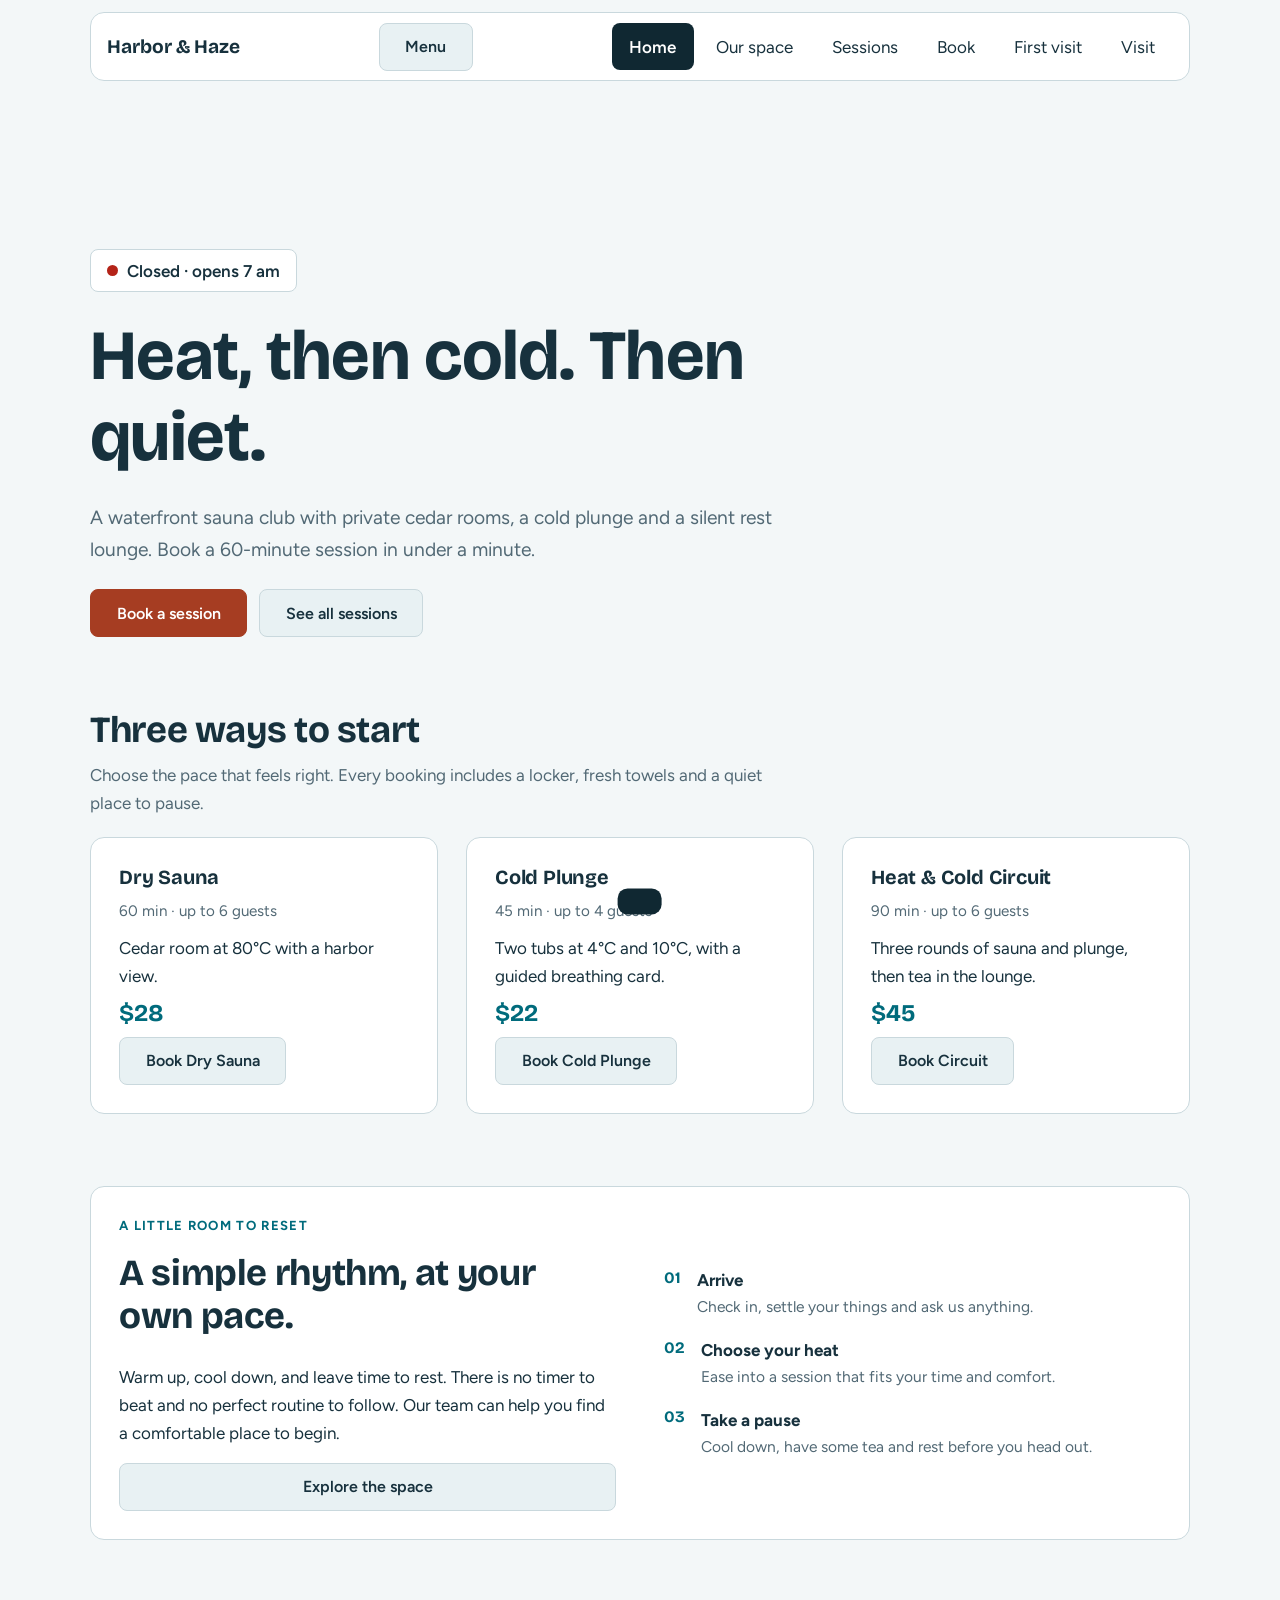
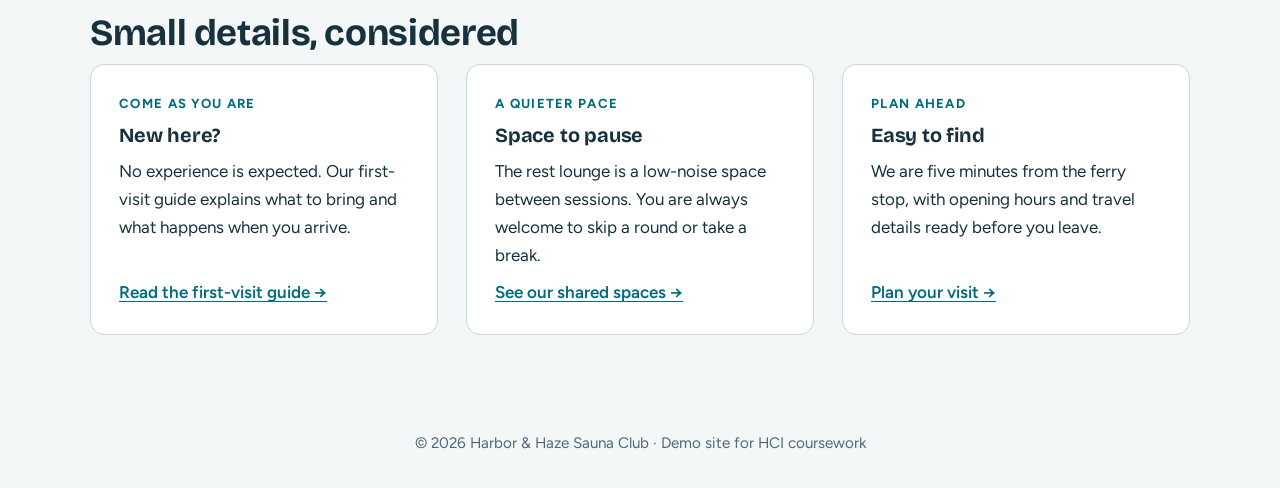
<file: index.html>
<!DOCTYPE html>
<html lang="en">
<head>
<meta charset="utf-8">
<meta name="viewport" content="width=device-width, initial-scale=1">
<title>Home · Harbor &amp; Haze</title>
<meta name="description" content="Sauna, cold plunge and rest lounge by the harbor.">
<link rel="preconnect" href="https://fonts.googleapis.com"><link rel="preconnect" href="https://fonts.gstatic.com" crossorigin>
<link href="https://fonts.googleapis.com/css2?family=Bricolage+Grotesque:wght@600;700&family=Figtree:wght@400;600&display=swap" rel="stylesheet">
<link rel="stylesheet" href="css/style.css">
</head>
<body>
<a class="skip" href="#main">Skip to content</a>
<header class="nav">
  <a class="brand" href="index.html">Harbor &amp; Haze</a>
  <button class="btn menu-btn" aria-expanded="false" aria-controls="nav-list">Menu</button>
  <nav aria-label="Main"><ul id="nav-list">
    <li><a class="link" href="index.html" aria-current="page">Home</a></li>
    <li><a class="link" href="about.html">Our space</a></li>
    <li><a class="link" href="sessions.html">Sessions</a></li>
    <li><a class="link" href="book.html">Book</a></li>
    <li><a class="link" href="first-visit.html">First visit</a></li>
    <li><a class="link" href="visit.html">Visit</a></li>
  </ul></nav>
</header>
<main id="main">

<section class="hero">
  <span class="status surface" data-status role="status"></span>
  <h1>Heat, then cold. Then quiet.</h1>
  <p>A waterfront sauna club with private cedar rooms, a cold plunge and a silent rest lounge. Book a 60-minute session in under a minute.</p>
  <div class="actions"><a class="btn primary" href="book.html">Book a session</a><a class="btn" href="sessions.html">See all sessions</a></div>
</section>
<section aria-labelledby="h-three">
  <h2 id="h-three">Three ways to start</h2>
  <p class="muted section-intro">Choose the pace that feels right. Every booking includes a locker, fresh towels and a quiet place to pause.</p>
  <div class="grid">
    <article class="surface card"><h3>Dry Sauna</h3><p class="meta">60 min · up to 6 guests</p><p>Cedar room at 80°C with a harbor view.</p><span class="price">$28</span><a class="btn" href="book.html?session=Dry%20Sauna">Book Dry Sauna</a></article>
    <article class="surface card"><h3>Cold Plunge</h3><p class="meta">45 min · up to 4 guests</p><p>Two tubs at 4°C and 10°C, with a guided breathing card.</p><span class="price">$22</span><a class="btn" href="book.html?session=Cold%20Plunge">Book Cold Plunge</a></article>
    <article class="surface card"><h3>Heat &amp; Cold Circuit</h3><p class="meta">90 min · up to 6 guests</p><p>Three rounds of sauna and plunge, then tea in the lounge.</p><span class="price">$45</span><a class="btn" href="book.html?session=Heat%20%26%20Cold%20Circuit">Book Circuit</a></article>
  </div>
</section>
<section aria-labelledby="ritual-title">
  <div class="surface story">
    <div>
      <p class="eyebrow">A little room to reset</p>
      <h2 id="ritual-title">A simple rhythm, at your own pace.</h2>
      <p>Warm up, cool down, and leave time to rest. There is no timer to beat and no perfect routine to follow. Our team can help you find a comfortable place to begin.</p>
      <a class="btn" href="about.html">Explore the space</a>
    </div>
    <ol class="journey" aria-label="A typical visit">
      <li><span>01</span><div><strong>Arrive</strong><p>Check in, settle your things and ask us anything.</p></div></li>
      <li><span>02</span><div><strong>Choose your heat</strong><p>Ease into a session that fits your time and comfort.</p></div></li>
      <li><span>03</span><div><strong>Take a pause</strong><p>Cool down, have some tea and rest before you head out.</p></div></li>
    </ol>
  </div>
</section>
<section aria-labelledby="guest-notes">
  <h2 id="guest-notes">Small details, considered</h2>
  <div class="grid">
    <article class="surface card"><span class="eyebrow">Come as you are</span><h3>New here?</h3><p>No experience is expected. Our first-visit guide explains what to bring and what happens when you arrive.</p><a class="text-link" href="first-visit.html">Read the first-visit guide →</a></article>
    <article class="surface card"><span class="eyebrow">A quieter pace</span><h3>Space to pause</h3><p>The rest lounge is a low-noise space between sessions. You are always welcome to skip a round or take a break.</p><a class="text-link" href="about.html#quiet-lounge">See our shared spaces →</a></article>
    <article class="surface card"><span class="eyebrow">Plan ahead</span><h3>Easy to find</h3><p>We are five minutes from the ferry stop, with opening hours and travel details ready before you leave.</p><a class="text-link" href="visit.html">Plan your visit →</a></article>
  </div>
</section>
</main>
<footer>© 2026 Harbor &amp; Haze Sauna Club · Demo site for HCI coursework</footer>
<div id="toast" class="toast" role="status" aria-live="polite"></div>
<script src="js/app.js"></script>
</body>
</html>
</file>
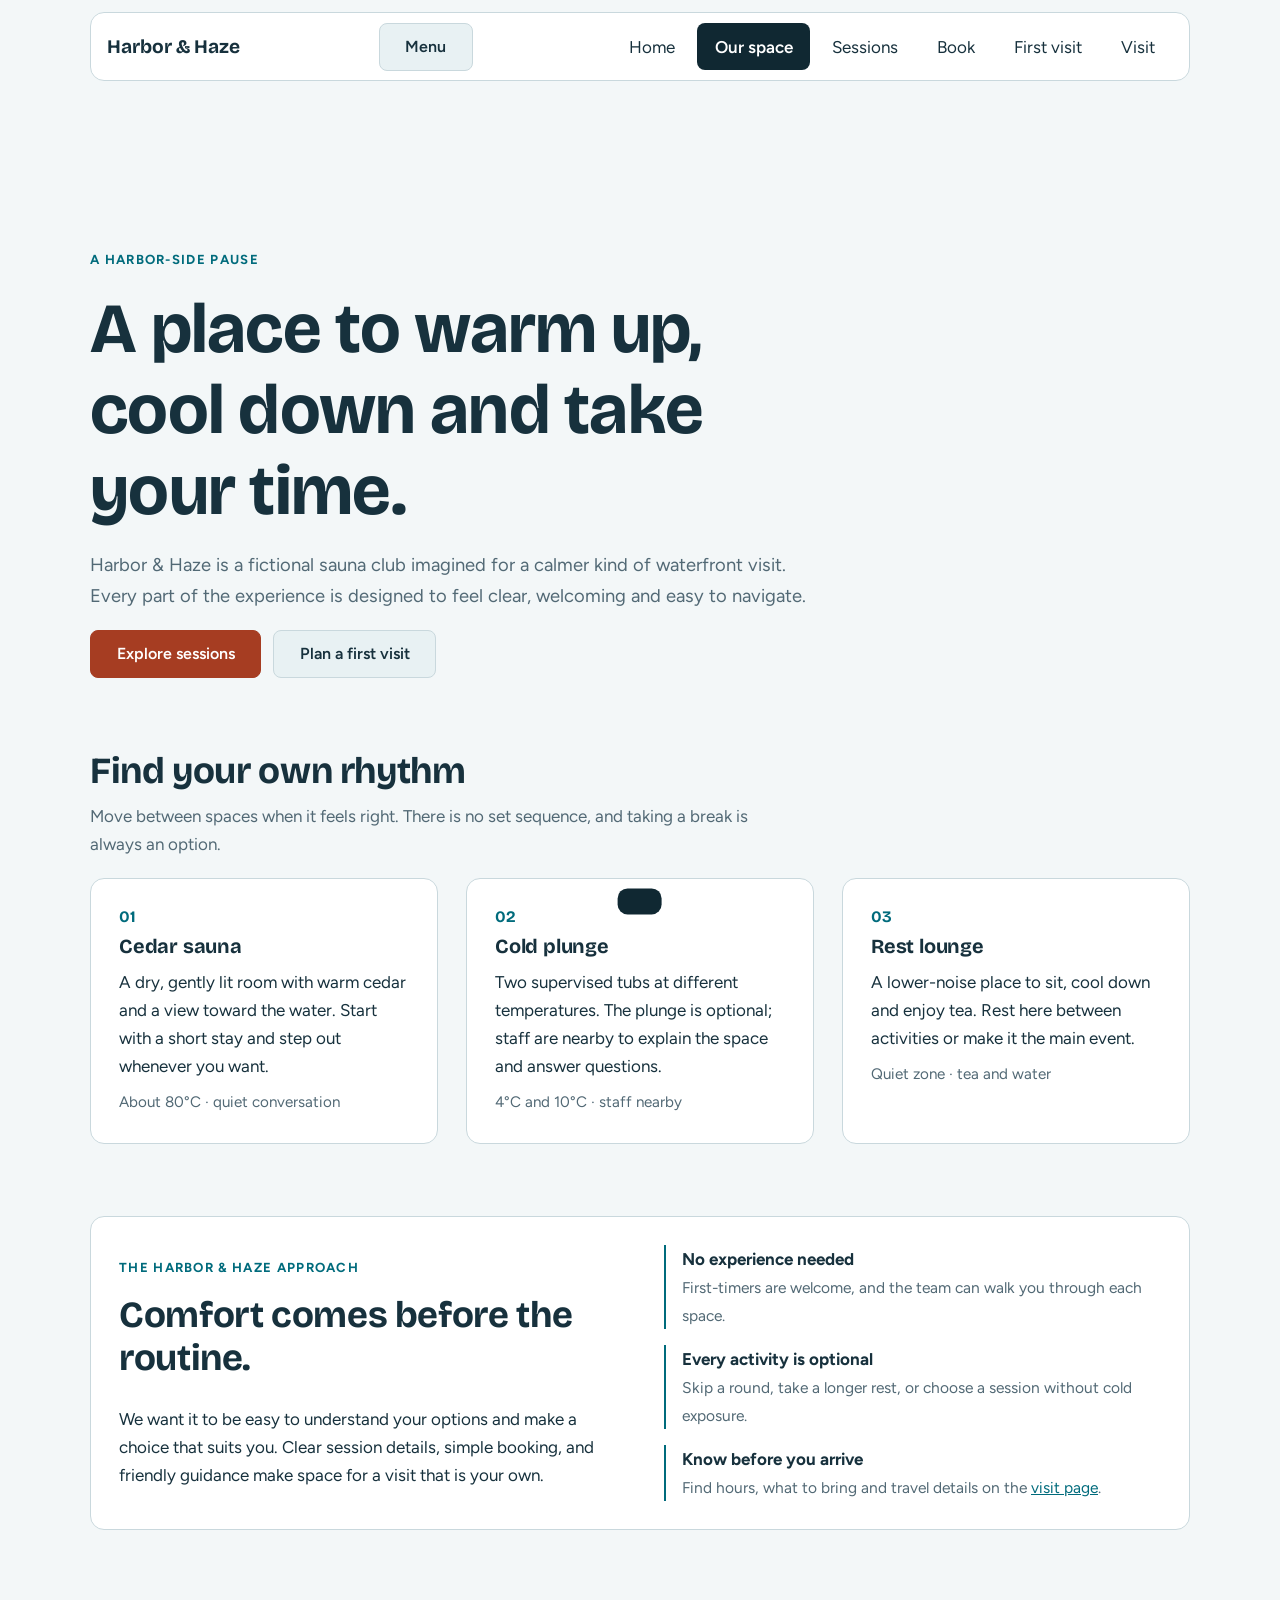
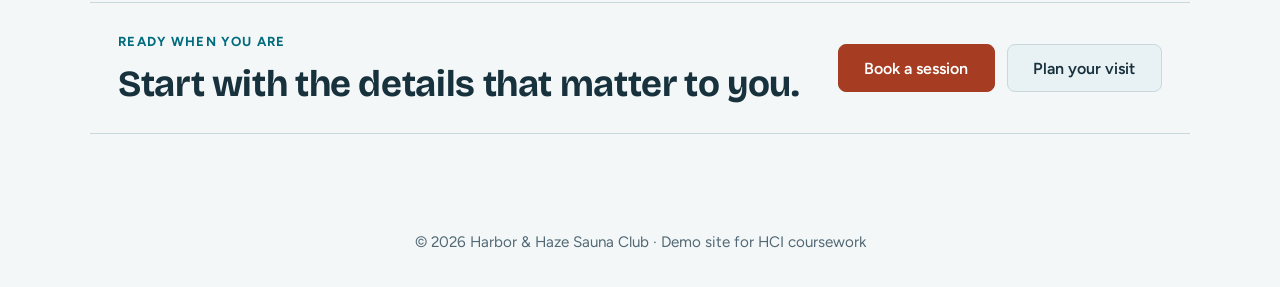
<file: about.html>
<!DOCTYPE html>
<html lang="en">
<head>
<meta charset="utf-8">
<meta name="viewport" content="width=device-width, initial-scale=1">
<title>Our space · Harbor &amp; Haze</title>
<meta name="description" content="Meet the spaces and simple rituals at Harbor & Haze, a fictional waterfront sauna club.">
<link rel="preconnect" href="https://fonts.googleapis.com"><link rel="preconnect" href="https://fonts.gstatic.com" crossorigin>
<link href="https://fonts.googleapis.com/css2?family=Bricolage+Grotesque:wght@600;700&family=Figtree:wght@400;600&display=swap" rel="stylesheet">
<link rel="stylesheet" href="css/style.css">
</head>
<body>
<a class="skip" href="#main">Skip to content</a>
<header class="nav">
  <a class="brand" href="index.html">Harbor &amp; Haze</a>
  <button class="btn menu-btn" aria-expanded="false" aria-controls="nav-list">Menu</button>
  <nav aria-label="Main"><ul id="nav-list">
    <li><a class="link" href="index.html">Home</a></li>
    <li><a class="link" href="about.html" aria-current="page">Our space</a></li>
    <li><a class="link" href="sessions.html">Sessions</a></li>
    <li><a class="link" href="book.html">Book</a></li>
    <li><a class="link" href="first-visit.html">First visit</a></li>
    <li><a class="link" href="visit.html">Visit</a></li>
  </ul></nav>
</header>
<main id="main">
<section class="page-intro">
  <p class="eyebrow">A harbor-side pause</p>
  <h1>A place to warm up, cool down and take your time.</h1>
  <p class="muted">Harbor &amp; Haze is a fictional sauna club imagined for a calmer kind of waterfront visit. Every part of the experience is designed to feel clear, welcoming and easy to navigate.</p>
  <div class="actions"><a class="btn primary" href="sessions.html">Explore sessions</a><a class="btn" href="first-visit.html">Plan a first visit</a></div>
</section>
<section aria-labelledby="spaces-title">
  <h2 id="spaces-title">Find your own rhythm</h2>
  <p class="muted section-intro">Move between spaces when it feels right. There is no set sequence, and taking a break is always an option.</p>
  <div class="grid">
    <article class="surface card"><span class="space-number" aria-hidden="true">01</span><h3>Cedar sauna</h3><p>A dry, gently lit room with warm cedar and a view toward the water. Start with a short stay and step out whenever you want.</p><p class="meta">About 80°C · quiet conversation</p></article>
    <article class="surface card"><span class="space-number" aria-hidden="true">02</span><h3>Cold plunge</h3><p>Two supervised tubs at different temperatures. The plunge is optional; staff are nearby to explain the space and answer questions.</p><p class="meta">4°C and 10°C · staff nearby</p></article>
    <article class="surface card" id="quiet-lounge"><span class="space-number" aria-hidden="true">03</span><h3>Rest lounge</h3><p>A lower-noise place to sit, cool down and enjoy tea. Rest here between activities or make it the main event.</p><p class="meta">Quiet zone · tea and water</p></article>
  </div>
</section>
<section aria-labelledby="values-title">
  <div class="surface story">
    <div>
      <p class="eyebrow">The Harbor &amp; Haze approach</p>
      <h2 id="values-title">Comfort comes before the routine.</h2>
      <p>We want it to be easy to understand your options and make a choice that suits you. Clear session details, simple booking, and friendly guidance make space for a visit that is your own.</p>
    </div>
    <ul class="check-list">
      <li><strong>No experience needed</strong><span>First-timers are welcome, and the team can walk you through each space.</span></li>
      <li><strong>Every activity is optional</strong><span>Skip a round, take a longer rest, or choose a session without cold exposure.</span></li>
      <li><strong>Know before you arrive</strong><span>Find hours, what to bring and travel details on the <a href="visit.html">visit page</a>.</span></li>
    </ul>
  </div>
</section>
<section class="end-cta" aria-labelledby="next-title">
  <div><p class="eyebrow">Ready when you are</p><h2 id="next-title">Start with the details that matter to you.</h2></div>
  <div class="actions"><a class="btn primary" href="book.html">Book a session</a><a class="btn" href="visit.html">Plan your visit</a></div>
</section>
</main>
<footer>© 2026 Harbor &amp; Haze Sauna Club · Demo site for HCI coursework</footer>
<div id="toast" class="toast" role="status" aria-live="polite"></div>
<script src="js/app.js"></script>
</body>
</html>
</file>
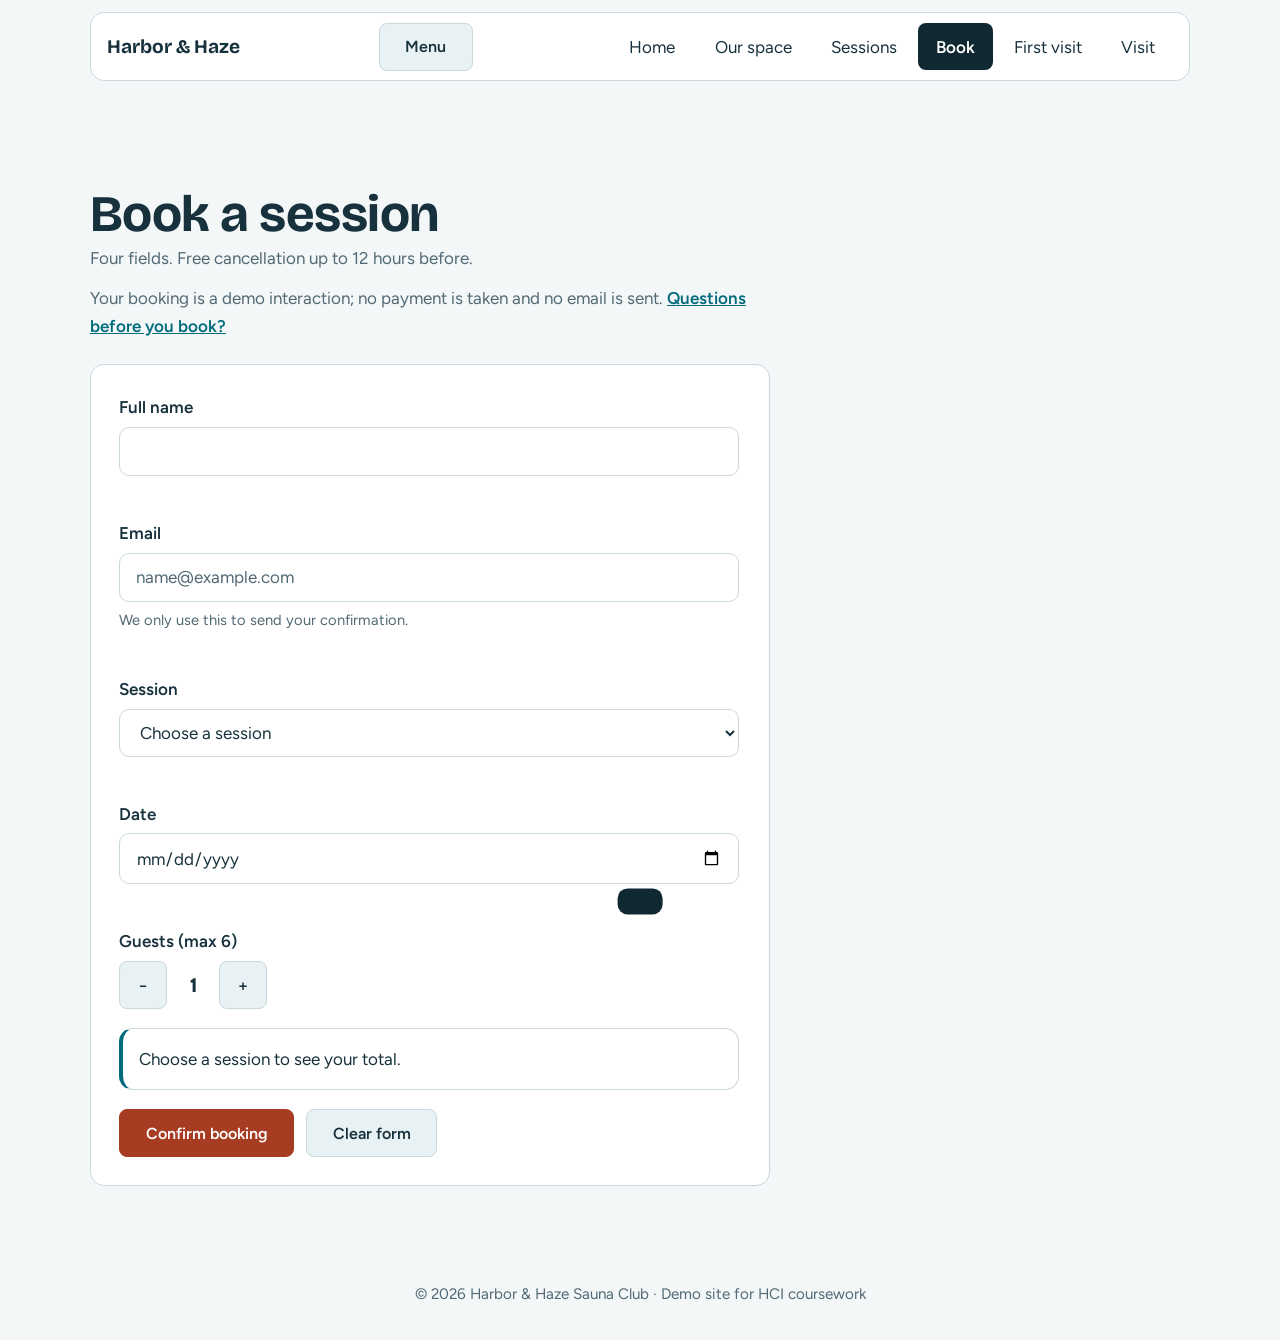
<file: book.html>
<!DOCTYPE html>
<html lang="en">
<head>
<meta charset="utf-8">
<meta name="viewport" content="width=device-width, initial-scale=1">
<title>Book · Harbor &amp; Haze</title>
<meta name="description" content="Book a sauna or cold plunge session.">
<link rel="preconnect" href="https://fonts.googleapis.com"><link rel="preconnect" href="https://fonts.gstatic.com" crossorigin>
<link href="https://fonts.googleapis.com/css2?family=Bricolage+Grotesque:wght@600;700&family=Figtree:wght@400;600&display=swap" rel="stylesheet">
<link rel="stylesheet" href="css/style.css">
</head>
<body>
<a class="skip" href="#main">Skip to content</a>
<header class="nav">
  <a class="brand" href="index.html">Harbor &amp; Haze</a>
  <button class="btn menu-btn" aria-expanded="false" aria-controls="nav-list">Menu</button>
  <nav aria-label="Main"><ul id="nav-list">
    <li><a class="link" href="index.html">Home</a></li>
    <li><a class="link" href="about.html">Our space</a></li>
    <li><a class="link" href="sessions.html">Sessions</a></li>
    <li><a class="link" href="book.html" aria-current="page">Book</a></li>
    <li><a class="link" href="first-visit.html">First visit</a></li>
    <li><a class="link" href="visit.html">Visit</a></li>
  </ul></nav>
</header>
<main id="main">

<section>
  <h1 style="font-size:clamp(2rem,5vw,3.2rem)">Book a session</h1>
  <p class="muted">Four fields. Free cancellation up to 12 hours before.</p>
  <p class="muted booking-note">Your booking is a demo interaction; no payment is taken and no email is sent. <a href="first-visit.html">Questions before you book?</a></p>
  <div class="surface" style="margin-top:1.5rem;max-width:680px">
    <form id="booking" novalidate>
      <div class="field"><label for="name">Full name</label><input id="name" autocomplete="name" aria-describedby="e-name"><span class="error" id="e-name" aria-live="polite"></span></div>
      <div class="field"><label for="email">Email</label><input id="email" type="email" autocomplete="email" placeholder="name@example.com" aria-describedby="h-email e-email"><span class="hint" id="h-email">We only use this to send your confirmation.</span><span class="error" id="e-email" aria-live="polite"></span></div>
      <div class="field"><label for="session">Session</label>
        <select id="session"><option value="">Choose a session</option><option>Dry Sauna</option><option>Cold Plunge</option><option>Heat &amp; Cold Circuit</option></select><span class="error" aria-live="polite"></span></div>
      <div class="field"><label for="date">Date</label><input id="date" type="date"><span class="error" aria-live="polite"></span></div>
      <div class="field"><span id="g-label" style="font-weight:600">Guests (max 6)</span>
        <div class="stepper"><button type="button" class="btn" data-step="-1" aria-label="Remove a guest">−</button><output id="guests-out" aria-labelledby="g-label">1</output><button type="button" class="btn" data-step="1" aria-label="Add a guest">+</button><input id="guests" type="hidden" value="1"></div></div>
      <p class="surface summary" id="sum" role="status" aria-live="polite" style="padding:1rem"></p>
      <div class="actions"><button class="btn primary" type="submit">Confirm booking</button><button class="btn" type="reset" onclick="setTimeout(()=>location.reload())">Clear form</button></div>
    </form>
    <div id="confirm" class="hidden surface success" tabindex="-1" style="box-shadow:none"></div>
  </div>
</section>
</main>
<footer>© 2026 Harbor &amp; Haze Sauna Club · Demo site for HCI coursework</footer>
<div id="toast" class="toast" role="status" aria-live="polite"></div>
<script src="js/app.js"></script>
</body>
</html>
</file>
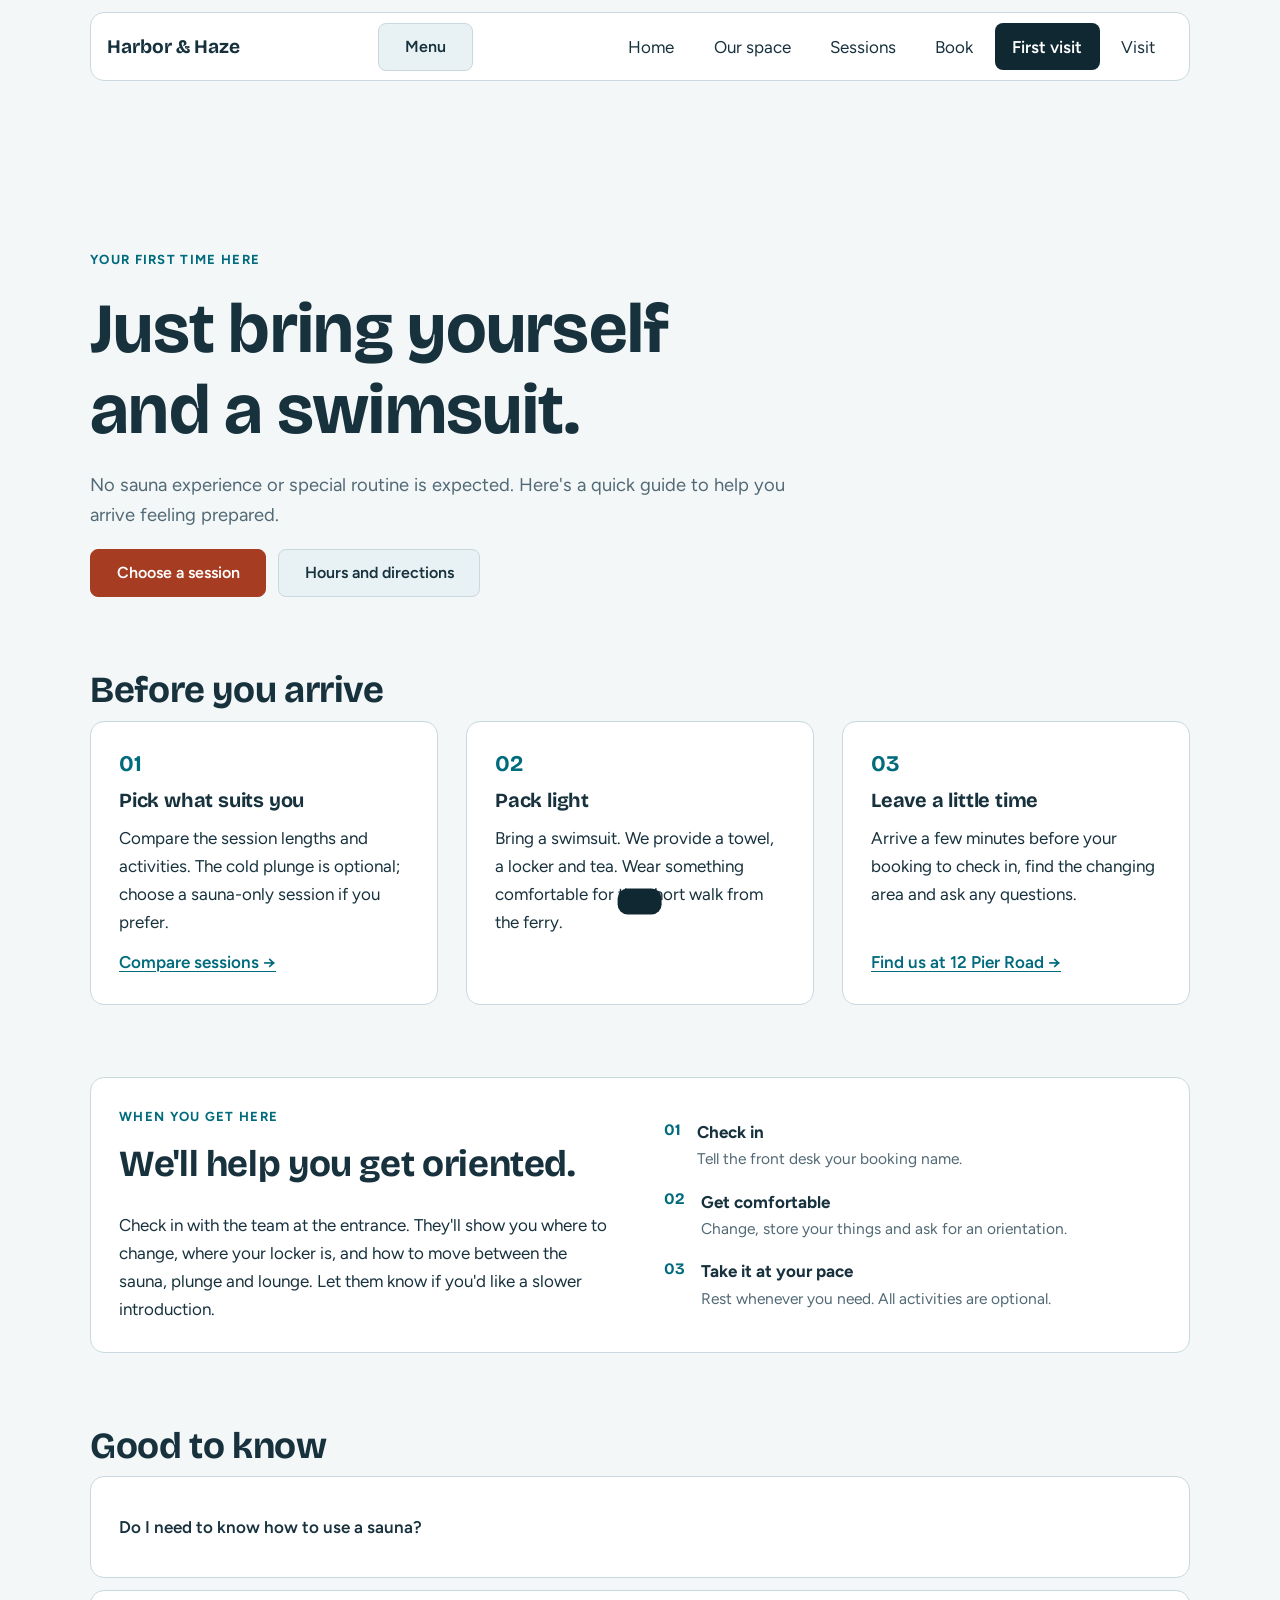
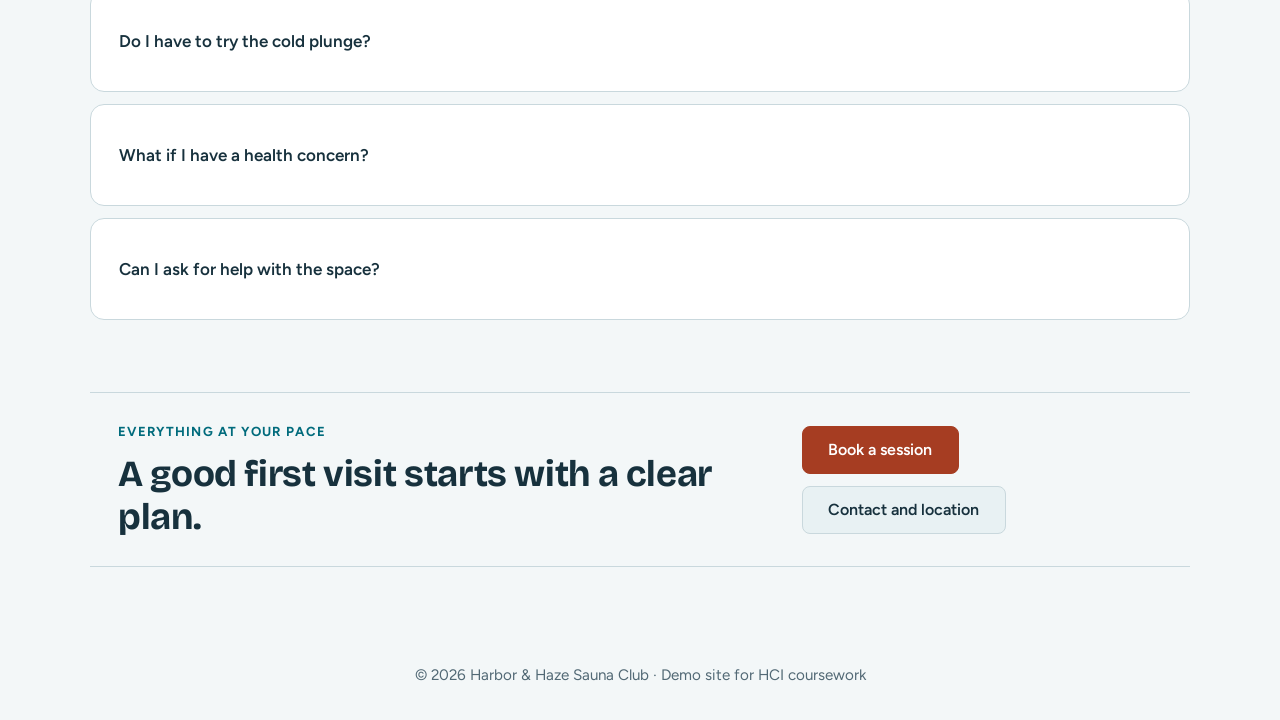
<file: first-visit.html>
<!DOCTYPE html>
<html lang="en">
<head>
<meta charset="utf-8">
<meta name="viewport" content="width=device-width, initial-scale=1">
<title>First visit · Harbor &amp; Haze</title>
<meta name="description" content="A practical guide to your first visit at Harbor & Haze: what to bring, what to expect and how to get help.">
<link rel="preconnect" href="https://fonts.googleapis.com"><link rel="preconnect" href="https://fonts.gstatic.com" crossorigin>
<link href="https://fonts.googleapis.com/css2?family=Bricolage+Grotesque:wght@600;700&family=Figtree:wght@400;600&display=swap" rel="stylesheet">
<link rel="stylesheet" href="css/style.css">
</head>
<body>
<a class="skip" href="#main">Skip to content</a>
<header class="nav">
  <a class="brand" href="index.html">Harbor &amp; Haze</a>
  <button class="btn menu-btn" aria-expanded="false" aria-controls="nav-list">Menu</button>
  <nav aria-label="Main"><ul id="nav-list">
    <li><a class="link" href="index.html">Home</a></li>
    <li><a class="link" href="about.html">Our space</a></li>
    <li><a class="link" href="sessions.html">Sessions</a></li>
    <li><a class="link" href="book.html">Book</a></li>
    <li><a class="link" href="first-visit.html" aria-current="page">First visit</a></li>
    <li><a class="link" href="visit.html">Visit</a></li>
  </ul></nav>
</header>
<main id="main">
<section class="page-intro">
  <p class="eyebrow">Your first time here</p>
  <h1>Just bring yourself and a swimsuit.</h1>
  <p class="muted">No sauna experience or special routine is expected. Here's a quick guide to help you arrive feeling prepared.</p>
  <div class="actions"><a class="btn primary" href="book.html">Choose a session</a><a class="btn" href="visit.html">Hours and directions</a></div>
</section>
<section aria-labelledby="before-title">
  <h2 id="before-title">Before you arrive</h2>
  <div class="grid">
    <article class="surface guide-card"><span class="space-number" aria-hidden="true">01</span><h3>Pick what suits you</h3><p>Compare the session lengths and activities. The cold plunge is optional; choose a sauna-only session if you prefer.</p><a class="text-link" href="sessions.html">Compare sessions →</a></article>
    <article class="surface guide-card"><span class="space-number" aria-hidden="true">02</span><h3>Pack light</h3><p>Bring a swimsuit. We provide a towel, a locker and tea. Wear something comfortable for the short walk from the ferry.</p></article>
    <article class="surface guide-card"><span class="space-number" aria-hidden="true">03</span><h3>Leave a little time</h3><p>Arrive a few minutes before your booking to check in, find the changing area and ask any questions.</p><a class="text-link" href="visit.html">Find us at 12 Pier Road →</a></article>
  </div>
</section>
<section aria-labelledby="arrival-title">
  <div class="surface story">
    <div><p class="eyebrow">When you get here</p><h2 id="arrival-title">We'll help you get oriented.</h2><p>Check in with the team at the entrance. They'll show you where to change, where your locker is, and how to move between the sauna, plunge and lounge. Let them know if you'd like a slower introduction.</p></div>
    <ol class="journey">
      <li><span>01</span><div><strong>Check in</strong><p>Tell the front desk your booking name.</p></div></li>
      <li><span>02</span><div><strong>Get comfortable</strong><p>Change, store your things and ask for an orientation.</p></div></li>
      <li><span>03</span><div><strong>Take it at your pace</strong><p>Rest whenever you need. All activities are optional.</p></div></li>
    </ol>
  </div>
</section>
<section aria-labelledby="good-to-know">
  <h2 id="good-to-know">Good to know</h2>
  <details class="surface"><summary>Do I need to know how to use a sauna?</summary><p>No. The team can explain the space and answer questions. You can step out or take a break at any time.</p></details>
  <details class="surface"><summary>Do I have to try the cold plunge?</summary><p>No. The plunge is optional, and there are sessions that don't include it. Choose what feels comfortable for you.</p></details>
  <details class="surface"><summary>What if I have a health concern?</summary><p>Sauna and cold exposure may not be suitable for everyone. If you have a health concern, are pregnant or are unsure, check with a qualified healthcare professional before taking part. You may skip any activity.</p></details>
  <details class="surface"><summary>Can I ask for help with the space?</summary><p>Yes. Contact the team before your visit or speak with us when you arrive. We'll do our best to answer questions and discuss what to expect.</p></details>
</section>
<section class="end-cta" aria-labelledby="guide-end">
  <div><p class="eyebrow">Everything at your pace</p><h2 id="guide-end">A good first visit starts with a clear plan.</h2></div>
  <div class="actions"><a class="btn primary" href="book.html">Book a session</a><a class="btn" href="visit.html">Contact and location</a></div>
</section>
</main>
<footer>© 2026 Harbor &amp; Haze Sauna Club · Demo site for HCI coursework</footer>
<div id="toast" class="toast" role="status" aria-live="polite"></div>
<script src="js/app.js"></script>
</body>
</html>
</file>
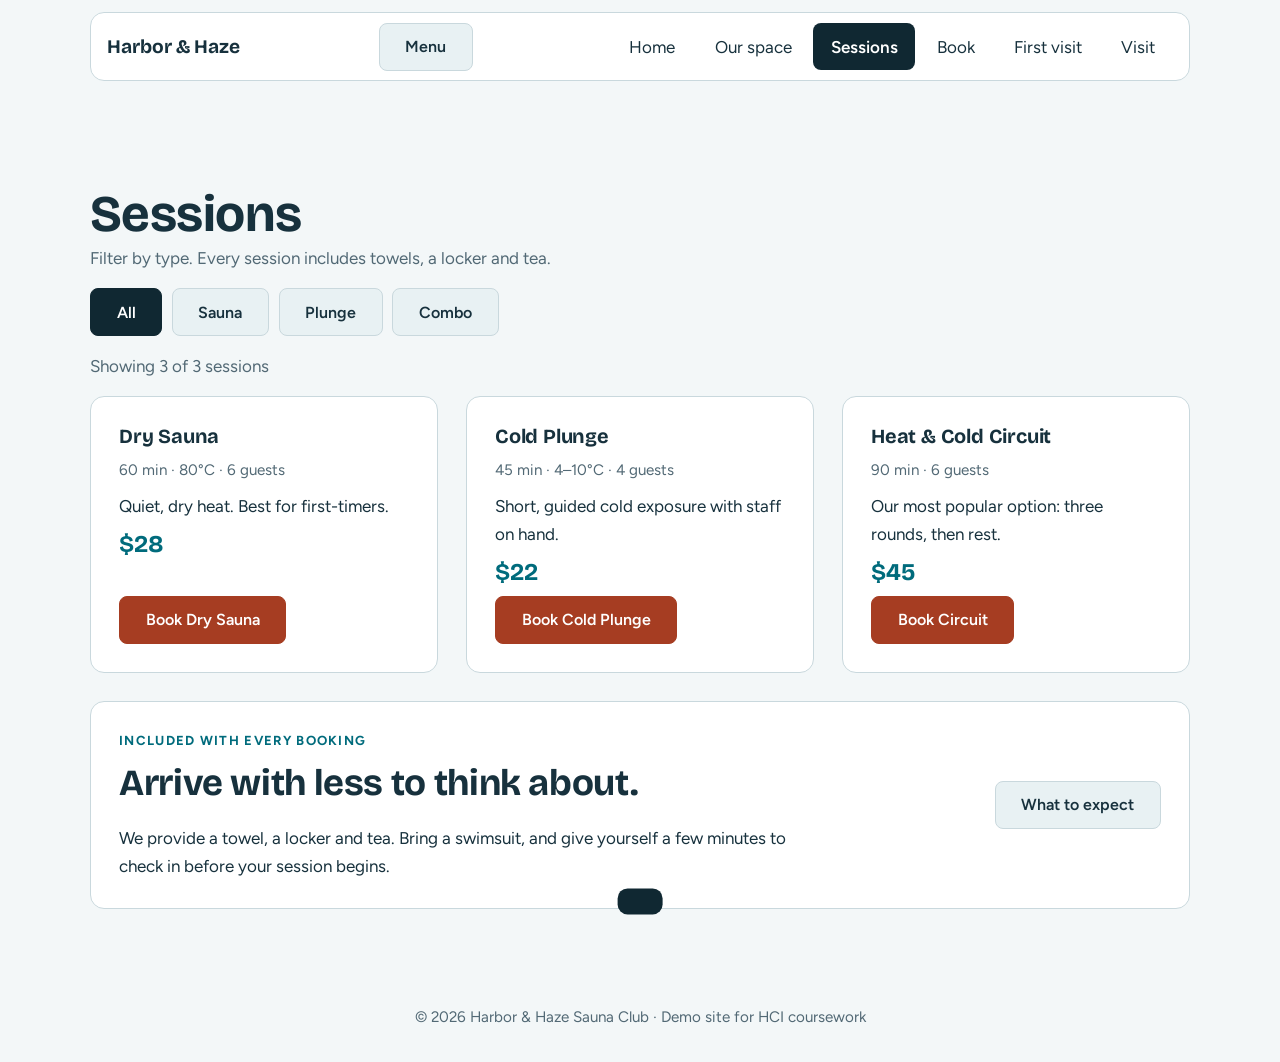
<file: sessions.html>
<!DOCTYPE html>
<html lang="en">
<head>
<meta charset="utf-8">
<meta name="viewport" content="width=device-width, initial-scale=1">
<title>Sessions · Harbor &amp; Haze</title>
<meta name="description" content="Compare and filter sauna and cold plunge sessions.">
<link rel="preconnect" href="https://fonts.googleapis.com"><link rel="preconnect" href="https://fonts.gstatic.com" crossorigin>
<link href="https://fonts.googleapis.com/css2?family=Bricolage+Grotesque:wght@600;700&family=Figtree:wght@400;600&display=swap" rel="stylesheet">
<link rel="stylesheet" href="css/style.css">
</head>
<body>
<a class="skip" href="#main">Skip to content</a>
<header class="nav">
  <a class="brand" href="index.html">Harbor &amp; Haze</a>
  <button class="btn menu-btn" aria-expanded="false" aria-controls="nav-list">Menu</button>
  <nav aria-label="Main"><ul id="nav-list">
    <li><a class="link" href="index.html">Home</a></li>
    <li><a class="link" href="about.html">Our space</a></li>
    <li><a class="link" href="sessions.html" aria-current="page">Sessions</a></li>
    <li><a class="link" href="book.html">Book</a></li>
    <li><a class="link" href="first-visit.html">First visit</a></li>
    <li><a class="link" href="visit.html">Visit</a></li>
  </ul></nav>
</header>
<main id="main">

<section>
  <h1 style="font-size:clamp(2rem,5vw,3.2rem)">Sessions</h1>
  <p class="muted">Filter by type. Every session includes towels, a locker and tea.</p>
  <div class="filters" role="group" aria-label="Filter sessions">
    <button class="btn" data-filter="all" aria-pressed="true">All</button>
    <button class="btn" data-filter="sauna" aria-pressed="false">Sauna</button>
    <button class="btn" data-filter="plunge" aria-pressed="false">Plunge</button>
    <button class="btn" data-filter="combo" aria-pressed="false">Combo</button>
  </div>
  <p id="count" class="muted" role="status" aria-live="polite">Showing 3 of 3 sessions</p>
  <div class="grid" style="margin-top:1rem">
    <article class="surface card" data-type="sauna"><h3>Dry Sauna</h3><p class="meta">60 min · 80°C · 6 guests</p><p>Quiet, dry heat. Best for first-timers.</p><span class="price">$28</span><a class="btn primary" href="book.html?session=Dry%20Sauna">Book Dry Sauna</a></article>
    <article class="surface card" data-type="plunge"><h3>Cold Plunge</h3><p class="meta">45 min · 4–10°C · 4 guests</p><p>Short, guided cold exposure with staff on hand.</p><span class="price">$22</span><a class="btn primary" href="book.html?session=Cold%20Plunge">Book Cold Plunge</a></article>
    <article class="surface card" data-type="combo"><h3>Heat &amp; Cold Circuit</h3><p class="meta">90 min · 6 guests</p><p>Our most popular option: three rounds, then rest.</p><span class="price">$45</span><a class="btn primary" href="book.html?session=Heat%20%26%20Cold%20Circuit">Book Circuit</a></article>
  </div>
  <div class="surface note-panel">
    <div><p class="eyebrow">Included with every booking</p><h2>Arrive with less to think about.</h2><p>We provide a towel, a locker and tea. Bring a swimsuit, and give yourself a few minutes to check in before your session begins.</p></div>
    <a class="btn" href="first-visit.html">What to expect</a>
  </div>
</section>
</main>
<footer>© 2026 Harbor &amp; Haze Sauna Club · Demo site for HCI coursework</footer>
<div id="toast" class="toast" role="status" aria-live="polite"></div>
<script src="js/app.js"></script>
</body>
</html>
</file>
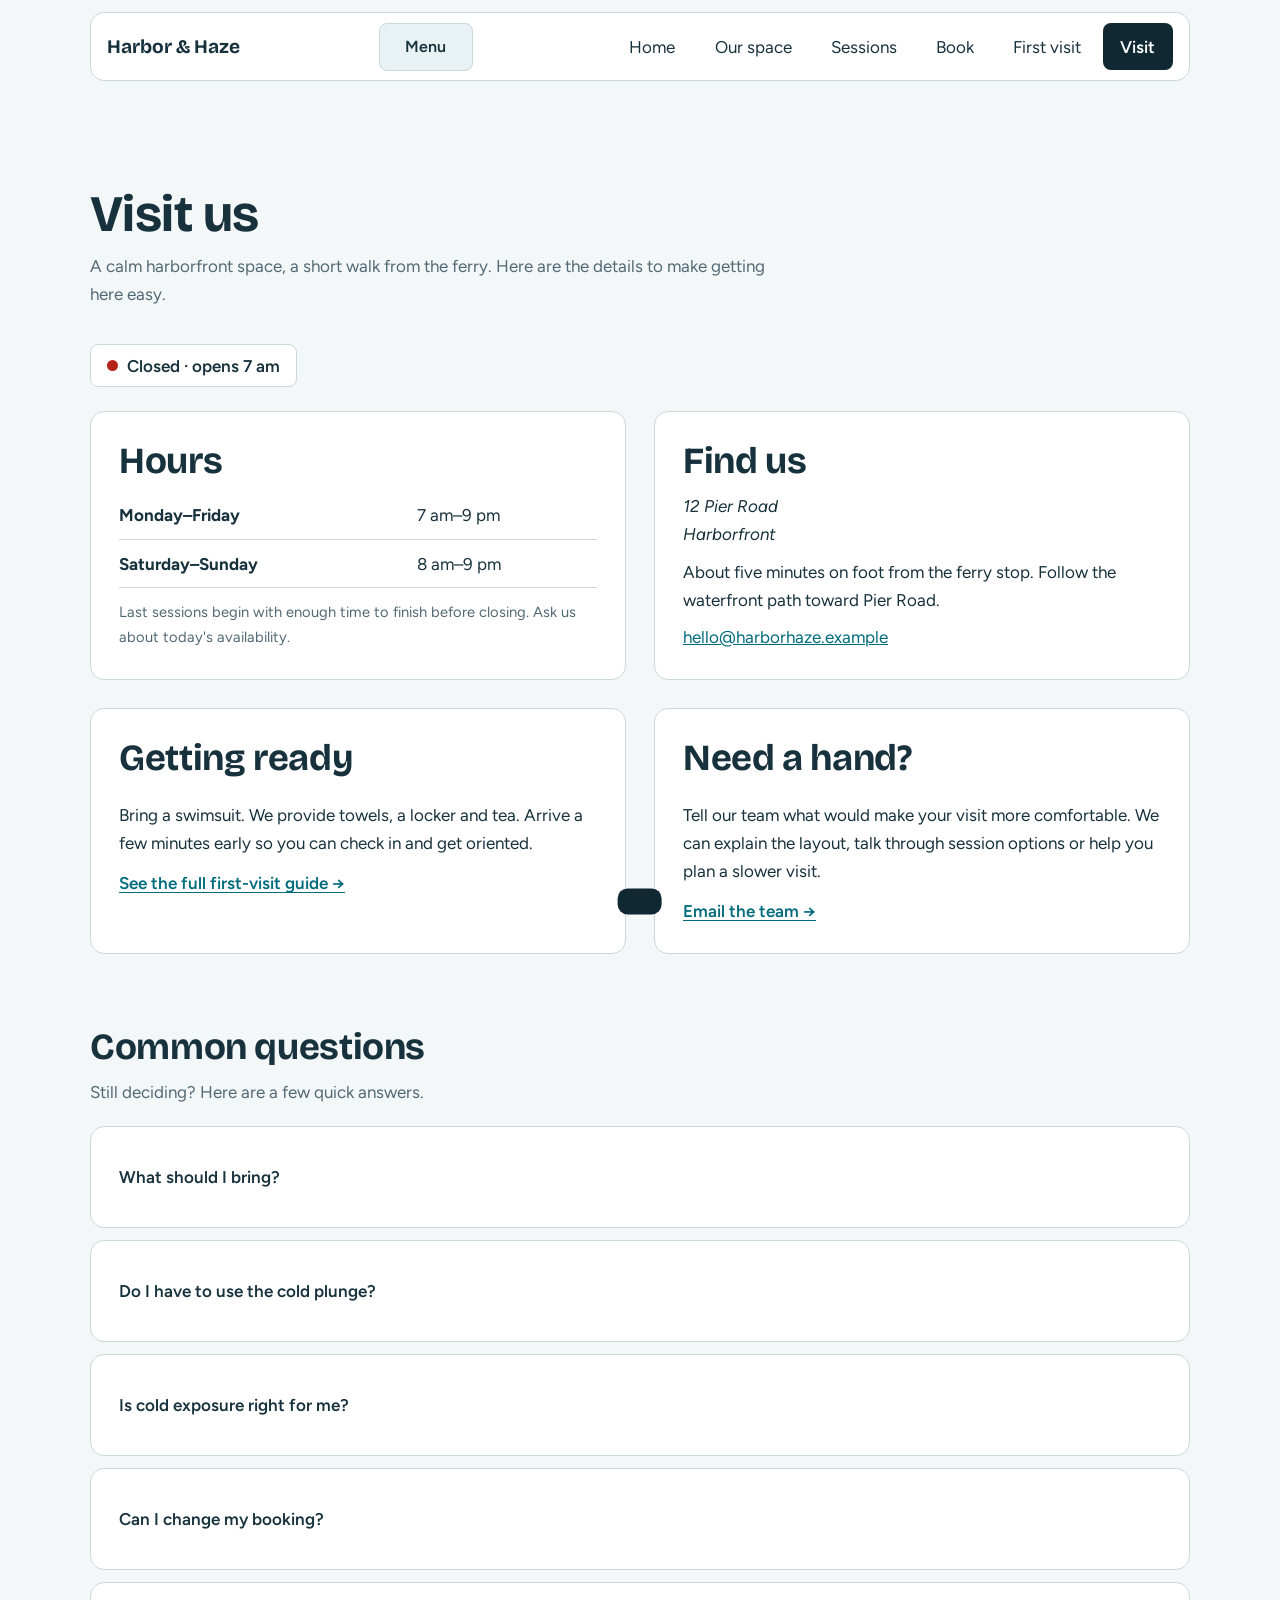
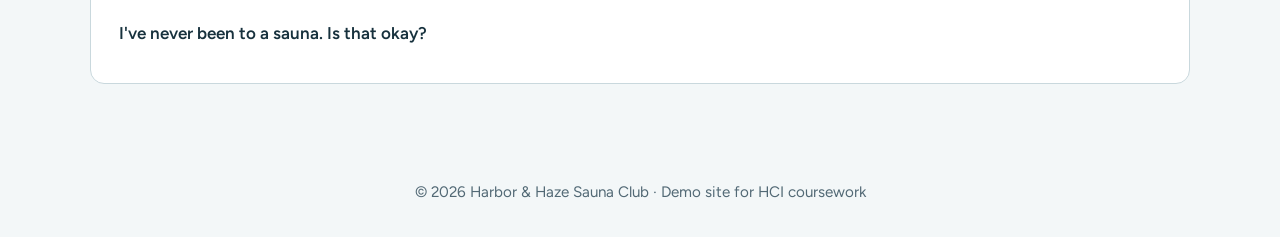
<file: visit.html>
<!DOCTYPE html>
<html lang="en">
<head>
<meta charset="utf-8">
<meta name="viewport" content="width=device-width, initial-scale=1">
<title>Visit · Harbor &amp; Haze</title>
<meta name="description" content="Opening hours, location and answers to common questions.">
<link rel="preconnect" href="https://fonts.googleapis.com"><link rel="preconnect" href="https://fonts.gstatic.com" crossorigin>
<link href="https://fonts.googleapis.com/css2?family=Bricolage+Grotesque:wght@600;700&family=Figtree:wght@400;600&display=swap" rel="stylesheet">
<link rel="stylesheet" href="css/style.css">
</head>
<body>
<a class="skip" href="#main">Skip to content</a>
<header class="nav">
  <a class="brand" href="index.html">Harbor &amp; Haze</a>
  <button class="btn menu-btn" aria-expanded="false" aria-controls="nav-list">Menu</button>
  <nav aria-label="Main"><ul id="nav-list">
    <li><a class="link" href="index.html">Home</a></li>
    <li><a class="link" href="about.html">Our space</a></li>
    <li><a class="link" href="sessions.html">Sessions</a></li>
    <li><a class="link" href="book.html">Book</a></li>
    <li><a class="link" href="first-visit.html">First visit</a></li>
    <li><a class="link" href="visit.html" aria-current="page">Visit</a></li>
  </ul></nav>
</header>
<main id="main">

<section>
  <h1 style="font-size:clamp(2rem,5vw,3.2rem)">Visit us</h1>
  <p class="muted section-intro">A calm harborfront space, a short walk from the ferry. Here are the details to make getting here easy.</p>
  <span class="status surface" data-status role="status" style="margin-top:1rem"></span>
  <div class="grid" style="margin-top:1.5rem">
    <div class="surface"><h2>Hours</h2><table><tbody><tr><th scope="row">Monday–Friday</th><td>7 am–9 pm</td></tr><tr><th scope="row">Saturday–Sunday</th><td>8 am–9 pm</td></tr></tbody></table><p class="hint" style="margin-top:.75rem">Last sessions begin with enough time to finish before closing. Ask us about today's availability.</p></div>
    <div class="surface"><h2>Find us</h2><address>12 Pier Road<br>Harborfront</address><p style="margin-top:.6rem">About five minutes on foot from the ferry stop. Follow the waterfront path toward Pier Road.</p><p class="muted" style="margin-top:.6rem"><a href="mailto:hello@harborhaze.example">hello@harborhaze.example</a></p></div>
  </div>
  <div class="grid visit-details">
    <article class="surface"><h2>Getting ready</h2><p>Bring a swimsuit. We provide towels, a locker and tea. Arrive a few minutes early so you can check in and get oriented.</p><a class="text-link" href="first-visit.html">See the full first-visit guide →</a></article>
    <article class="surface"><h2>Need a hand?</h2><p>Tell our team what would make your visit more comfortable. We can explain the layout, talk through session options or help you plan a slower visit.</p><a class="text-link" href="mailto:hello@harborhaze.example">Email the team →</a></article>
  </div>
</section>
<section aria-labelledby="faq"><h2 id="faq">Common questions</h2><p class="muted section-intro">Still deciding? Here are a few quick answers.</p>
  <details class="surface"><summary>What should I bring?</summary><p>Just a swimsuit. We provide towels, lockers and tea.</p></details>
  <details class="surface"><summary>Do I have to use the cold plunge?</summary><p>No. Every activity is optional. You can skip the plunge, take a break or spend your visit in the lounge.</p></details>
  <details class="surface"><summary>Is cold exposure right for me?</summary><p>Cold exposure is not suitable for everyone. If you have a health concern, are pregnant or are unsure, check with a qualified healthcare professional before taking part. You can choose a session without a plunge.</p></details>
  <details class="surface"><summary>Can I change my booking?</summary><p>Yes. Reply to your confirmation email up to 12 hours before for a free change.</p></details>
  <details class="surface"><summary>I've never been to a sauna. Is that okay?</summary><p>Absolutely. No experience is expected. Read our <a href="first-visit.html">first-visit guide</a>, or ask the team when you arrive.</p></details>
</section>
</main>
<footer>© 2026 Harbor &amp; Haze Sauna Club · Demo site for HCI coursework</footer>
<div id="toast" class="toast" role="status" aria-live="polite"></div>
<script src="js/app.js"></script>
</body>
</html>
</file>
<file: css/style.css>
/* Harbor & Haze — shared solid-surface UI. */
:root{
  --fjord:#17313d; --deep:#102832; --glacier:#006b7c; --ember:#a63d22; --mist:#e8f1f3;
  --surface:#fff; --surface-alt:#e8f1f3; --edge:#c9d8dd;
  --text:#17313d; --muted:#526975; --err:#b42318; --ok:#16734a;
  --r:14px; --gap:clamp(1rem,2.5vw,1.75rem);
  --head:"Bricolage Grotesque",system-ui,sans-serif; --body:"Figtree",system-ui,sans-serif;
}
*{box-sizing:border-box;margin:0}
html{scroll-behavior:smooth}
body{font:1.0625rem/1.65 var(--body);color:var(--text);min-height:100vh;display:flex;flex-direction:column;
  background:#f3f7f8;overflow-x:hidden}
h1,h2,h3{font-family:var(--head);line-height:1.15;letter-spacing:-.01em}
h1{font-size:clamp(2.4rem,6vw,4.4rem);max-width:16ch}
h2{font-size:clamp(1.6rem,3.5vw,2.3rem);margin-bottom:.6rem}
h3{font-size:1.25rem}
p{max-width:62ch}
a{color:var(--glacier)}
.muted{color:var(--muted)}
main{flex:1;width:min(1100px,92%);margin:0 auto;padding:2rem 0 4rem}
section{margin-top:clamp(2.5rem,6vw,4.5rem)}

/* Accessibility */
.skip{position:absolute;left:-999px;top:.5rem;background:var(--mist);color:var(--deep);padding:.6rem 1rem;border-radius:10px;z-index:99}
.skip:focus{left:.5rem}
:focus-visible{outline:3px solid var(--ember);outline-offset:3px;border-radius:8px}

/* Solid surfaces render consistently across browsers. */
.surface{background:var(--surface);border:1px solid var(--edge);border-radius:var(--r);padding:var(--gap)}

/* Navigation: same place on every page (consistency) */
.nav{position:sticky;top:.75rem;z-index:50;width:min(1100px,92%);margin:.75rem auto 0;display:flex;align-items:center;
  justify-content:space-between;gap:1rem;padding:.6rem 1rem;border-radius:var(--r);background:var(--surface);
  border:1px solid var(--edge)}
.brand{font:700 1.2rem var(--head);color:var(--text);text-decoration:none}
.nav ul{list-style:none;display:flex;gap:.25rem;padding:0}
.nav a.link{display:block;padding:.6rem 1.1rem;border-radius:8px;color:var(--text);text-decoration:none;min-height:44px}
.nav a.link:hover{background:var(--surface-alt);color:var(--deep)}
.nav a[aria-current="page"]{background:var(--deep);color:#fff;font-weight:600}
.menu-btn{display:none}

/* Buttons: min 44px targets (Fitts's law) */
.btn{display:inline-flex;align-items:center;justify-content:center;min-height:48px;padding:.7rem 1.6rem;border-radius:8px;
  border:1px solid var(--edge);font:600 1rem var(--body);cursor:pointer;text-decoration:none;color:var(--text);background:var(--surface-alt);
  transition:transform .15s,background .15s}
.btn:hover{background:#d7e5e9} .btn:active{transform:scale(.97)}
.btn.primary{background:var(--ember);color:#fff;border-color:var(--ember)}
.btn.primary:hover{background:#842e19;border-color:#842e19}
.btn[aria-pressed="true"]{background:var(--deep);border-color:var(--deep);color:#fff}

/* Layout */
.hero{display:grid;gap:1.5rem;padding-top:clamp(1.5rem,5vw,4rem)}
.hero p{font-size:1.2rem;color:var(--muted)}
.page-intro{display:grid;gap:1.15rem;padding-top:clamp(1.5rem,5vw,4rem)}
.page-intro>p:not(.eyebrow){font-size:1.15rem}
.section-intro{margin:.5rem 0 1.25rem}
.eyebrow{font-size:.82rem;font-weight:700;letter-spacing:.1em;text-transform:uppercase;color:var(--glacier)}
.booking-note{margin-top:.75rem}
.booking-note a,.text-link{color:var(--glacier);font-weight:600}
.text-link{margin-top:auto;text-decoration-thickness:1px;text-underline-offset:3px}
.actions{display:flex;flex-wrap:wrap;gap:.75rem}
.grid{display:grid;gap:var(--gap);grid-template-columns:repeat(auto-fit,minmax(250px,1fr))}
.card{display:flex;flex-direction:column;gap:.6rem}
.card .meta{color:var(--muted);font-size:.95rem}
.card .btn{margin-top:auto;align-self:flex-start}
.price{font:700 1.5rem var(--head);color:var(--glacier)}
.story{display:grid;grid-template-columns:1fr 1fr;gap:clamp(1.5rem,4vw,3rem);align-items:center}
.story>div:first-child{display:grid;gap:1rem}
.journey,.check-list{list-style:none;padding:0;display:grid;gap:1rem}
.journey li{display:flex;align-items:flex-start;gap:1rem}
.journey li>span,.space-number{font:700 1rem var(--head);color:var(--glacier)}
.journey li>span{padding-top:.1rem}
.journey strong,.check-list strong{display:block}
.journey p,.check-list span{color:var(--muted);font-size:.97rem}
.check-list li{padding-left:1rem;border-left:2px solid var(--glacier)}
.check-list a{color:var(--glacier)}
.note-panel{display:flex;align-items:center;justify-content:space-between;gap:1.5rem;margin-top:var(--gap)}
.note-panel>div{display:grid;gap:.65rem}
.visit-details{margin-top:var(--gap)}
.visit-details>article{display:grid;align-content:start;gap:.75rem}
.guide-card{display:flex;flex-direction:column;align-items:flex-start;gap:.75rem}
.guide-card .space-number{font-size:1.4rem}
.end-cta{display:flex;align-items:center;justify-content:space-between;gap:1.5rem;padding:var(--gap);border-top:1px solid var(--edge);border-bottom:1px solid var(--edge)}
.end-cta>div:first-child{display:grid;gap:.65rem}
.end-cta h2{margin:0}
.status{display:inline-flex;align-items:center;gap:.55rem;padding:.4rem 1rem;border:1px solid var(--edge);border-radius:8px;width:fit-content;font-weight:600;background:var(--surface)}
.status::before{content:"";width:.7rem;height:.7rem;border-radius:50%;background:var(--muted)}
.status.open::before{background:var(--ok)} .status.closed::before{background:var(--err)}
.filters{display:flex;flex-wrap:wrap;gap:.6rem;margin:1rem 0}
.hidden{display:none!important}

/* Forms: labels, hints, inline errors (error prevention + recovery) */
form{display:grid;gap:1.2rem;max-width:620px}
.field{display:grid;gap:.35rem}
label{font-weight:600}
.hint{font-size:.92rem;color:var(--muted)}
input,select{font:inherit;color:var(--text);min-height:48px;padding:.6rem 1rem;border-radius:10px;border:1px solid var(--edge);background:var(--surface)}
select option{color:#06161f}
input::placeholder{color:var(--muted)}
.field.invalid input,.field.invalid select{border-color:var(--err)}
.error{color:var(--err);font-size:.95rem;min-height:1.2em}
.stepper{display:flex;align-items:center;gap:.75rem}
.stepper output{min-width:2ch;text-align:center;font:700 1.3rem var(--head)}
.stepper .btn{width:48px;padding:0}
.summary{border-left:4px solid var(--glacier)}
.success{border-color:var(--ok)}
details{padding:1rem 1.25rem} summary{cursor:pointer;font-weight:600;min-height:44px;display:flex;align-items:center}
details+details{margin-top:.75rem}
table{border-collapse:collapse;width:100%} td,th{padding:.6rem 0;text-align:left;border-bottom:1px solid var(--edge)}

/* Toast: feedback for actions */
.toast{position:fixed;left:50%;bottom:1.5rem;transform:translate(-50%,150%);padding:.8rem 1.4rem;border-radius:10px;
  background:var(--deep);color:#fff;font-weight:600;transition:transform .3s;z-index:90}
.toast.show{transform:translate(-50%,0)}

footer{text-align:center;padding:2rem 1rem;color:var(--muted);font-size:.95rem}

@media (max-width:820px){
  .menu-btn{display:inline-flex}
  .nav ul{position:absolute;top:calc(100% + .5rem);left:0;right:0;flex-direction:column;padding:.75rem;border-radius:var(--r);
    background:var(--surface);border:1px solid var(--edge);display:none}
  .nav ul.open{display:flex}
  .story{grid-template-columns:1fr}
  .note-panel,.end-cta{align-items:flex-start;flex-direction:column}
}
@media (prefers-contrast:more){
  .surface,.nav,.btn,input,select{border-color:var(--deep)}
}
@media (prefers-reduced-motion:reduce){*{transition:none!important;scroll-behavior:auto!important}}
</file>
